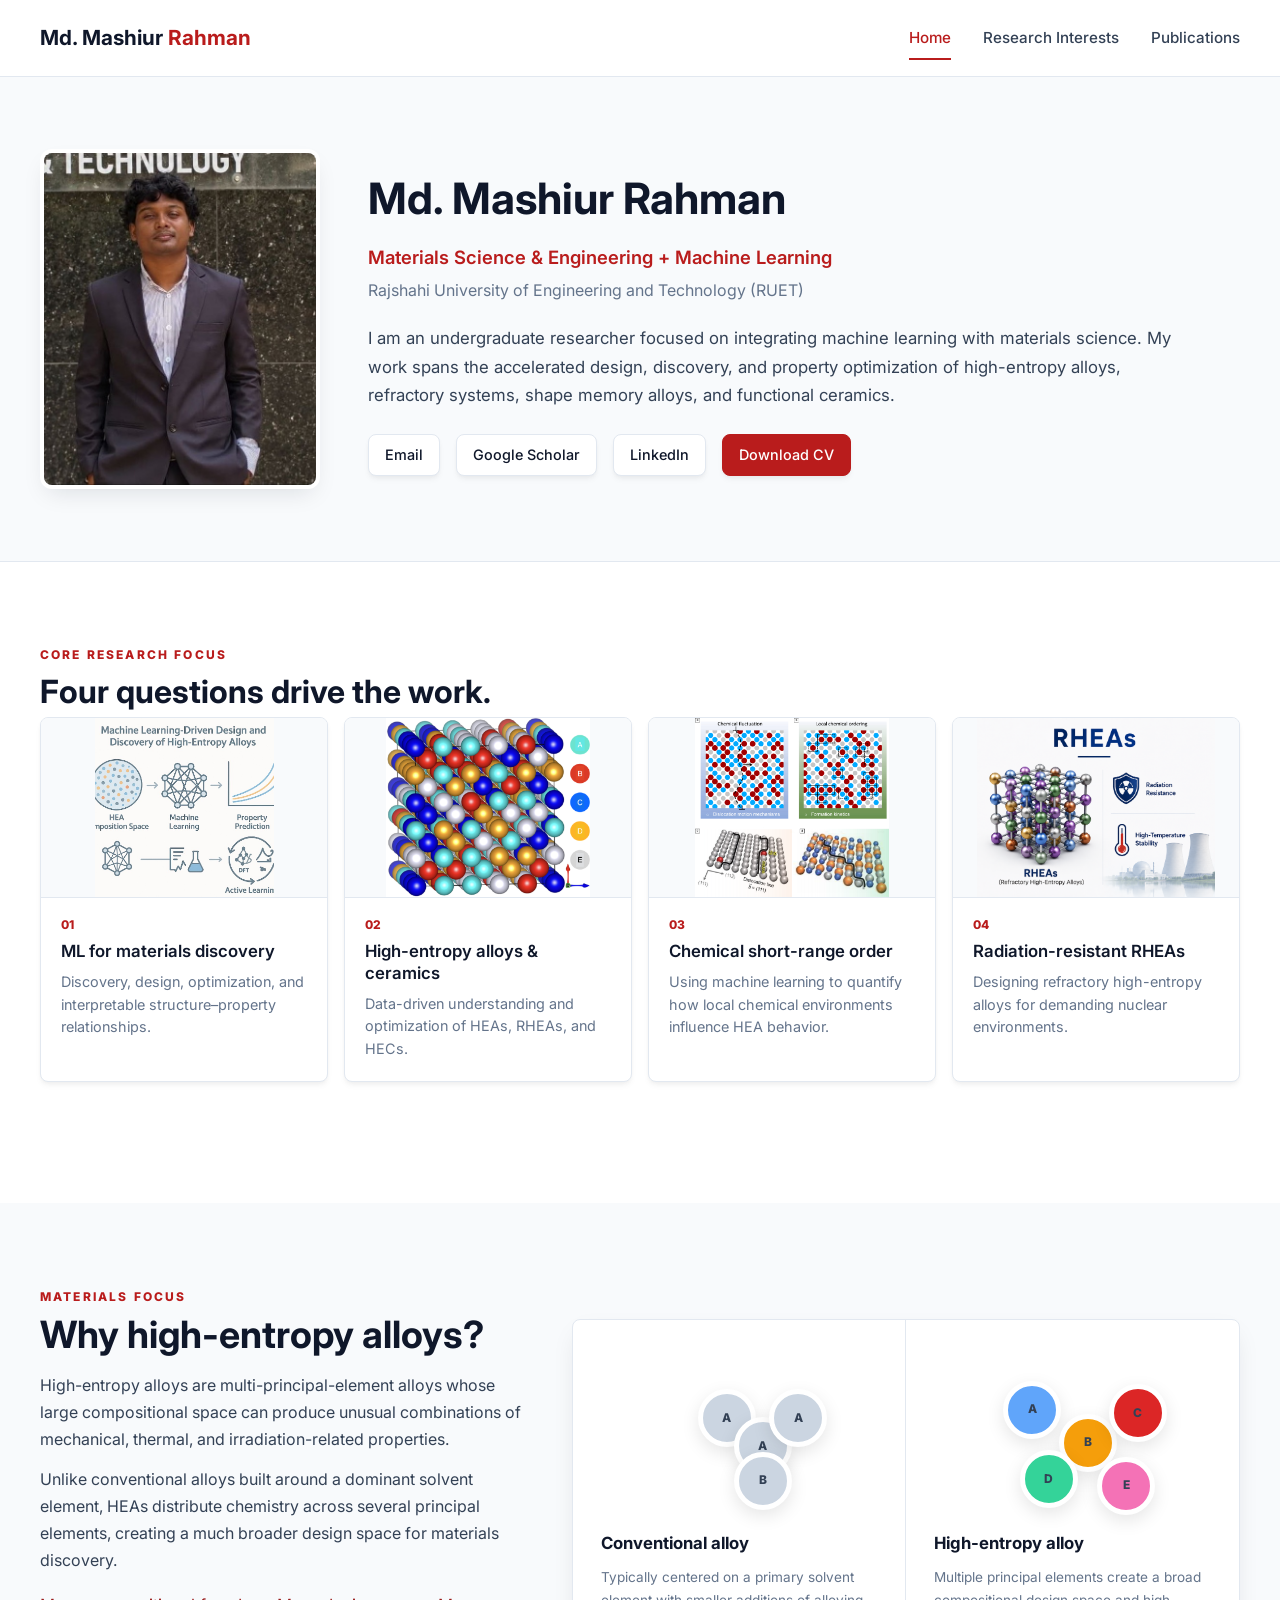
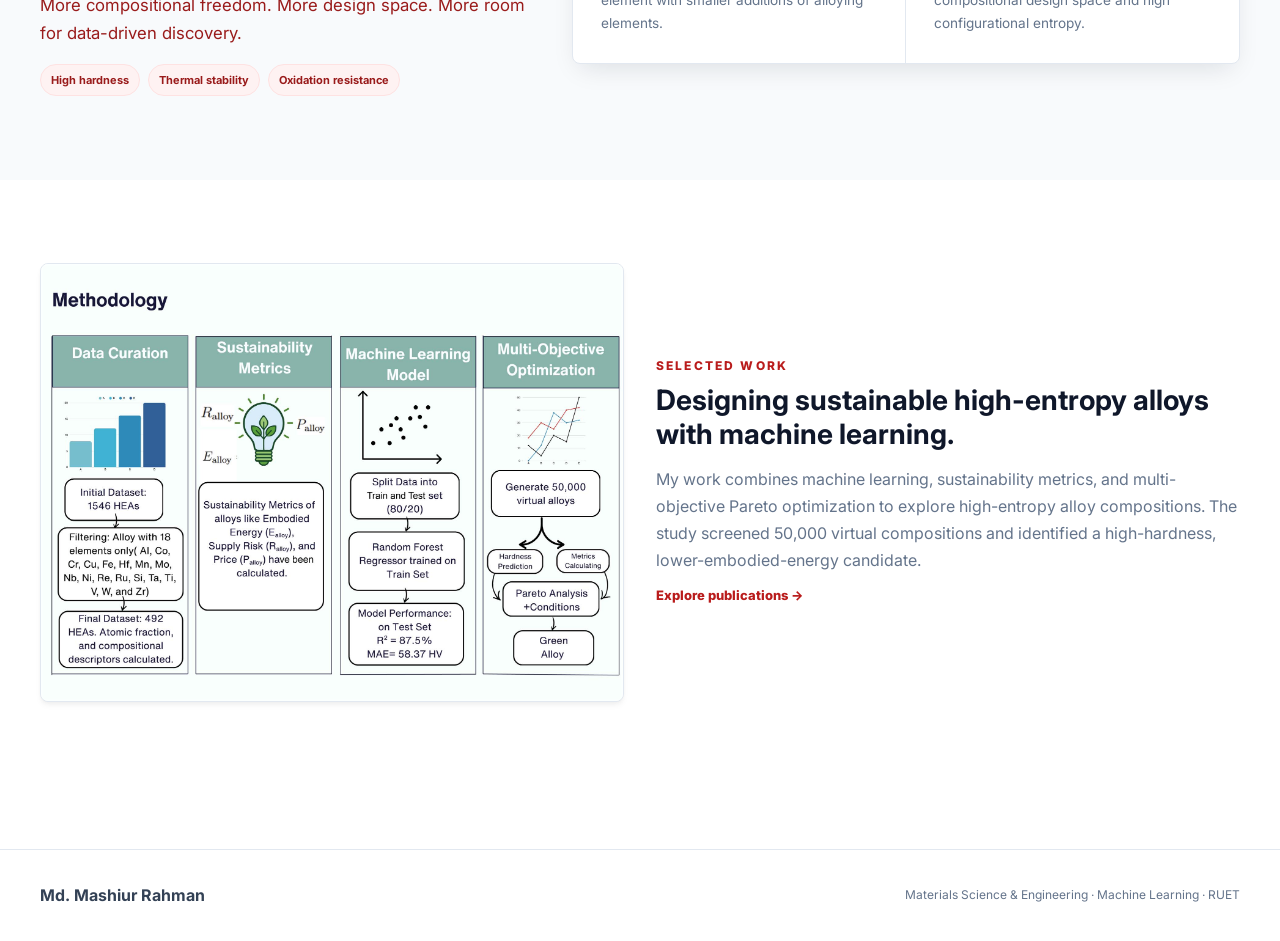
<file: index.html>
<!doctype html>
<html lang="en">
<head>
  <meta charset="utf-8">
  <meta name="viewport" content="width=device-width, initial-scale=1">
  <meta name="description" content="Research portfolio of Md. Mashiur Rahman — Materials Science & Engineering and Machine Learning.">
  <title>Md. Mashiur Rahman | Research & Portfolio</title>
  <link rel="preconnect" href="https://fonts.googleapis.com">
  <link rel="preconnect" href="https://fonts.gstatic.com" crossorigin>
  <link href="https://fonts.googleapis.com/css2?family=Inter:wght@300;400;500;600;700;800&display=swap" rel="stylesheet">
  <link rel="stylesheet" href="style.css">
</head>
<body>
<header class="nav">
  <div class="wrap navin">
    <a class="brand" href="index.html">Md. Mashiur <span>Rahman</span></a>
    <button class="menu" aria-label="Open navigation">☰</button>
    <nav class="links" aria-label="Primary navigation">
      <a class="active" href="index.html">Home</a>
      <a href="research.html">Research Interests</a>
      <a href="publications.html">Publications</a>
    </nav>
  </div>
</header>

<main>
  <!-- Gemini-inspired upper/profile section -->
  <section class="profile-hero">
    <div class="wrap profile-grid">
      <div class="profile-mark"><img src="assets/profile.jpg" alt="Md. Mashiur Rahman at Rajshahi University of Engineering and Technology"></div>
      <div class="profile-content">
        <h1>Md. Mashiur Rahman</h1>
        <div class="profile-title">Materials Science &amp; Engineering + Machine Learning</div>
        <div class="profile-affiliation">Rajshahi University of Engineering and Technology (RUET)</div>
        <p class="profile-bio">I am an undergraduate researcher focused on integrating machine learning with materials science. My work spans the accelerated design, discovery, and property optimization of high-entropy alloys, refractory systems, shape memory alloys, and functional ceramics.</p>
        <div class="profile-links">
          <a class="btn-link" href="mailto:2013021@student.ruet.ac.bd">Email</a>
          <a class="btn-link" href="https://scholar.google.com/citations?hl=en&amp;user=mxs9yDIAAAAJ&amp;view_op=list_works&amp;gmla=AO4B3js_ZGjJjYx3OAVkUOL0p2YN-_Yd05QwNM2MugP3zyIgNUEZmjzLmzHbtJJ6MkbF1GX177gnIn5LqhhxatS7" target="_blank" rel="noopener noreferrer">Google Scholar</a>
          <a class="btn-link" href="https://www.linkedin.com/in/mashiur-rahman-ruet/" target="_blank" rel="noopener noreferrer">LinkedIn</a>
          <a class="btn-link btn-primary" href="assets/Mashiur_Rahman_CV_Aug2026(1).docx">Download CV</a>
        </div>
      </div>
    </div>
  </section>

  <section class="section">
    <div class="wrap">
      <div class="section-head">
        <div>
          <div class="eyebrow">Core research focus</div>
          <h2>Four questions drive the work.</h2>
      <div class="grid4">
        <article class="interest"><div class="interest-cover"><img src="assets/dis.jpg" alt="Machine learning for materials discovery illustration"></div><div class="interest-body"><div class="num">01</div><h3>ML for materials discovery</h3><p>Discovery, design, optimization, and interpretable structure–property relationships.</p></div></article>
        <article class="interest"><div class="interest-cover"><img src="assets/hea.png" alt="High-entropy alloys and ceramics illustration"></div><div class="interest-body"><div class="num">02</div><h3>High-entropy alloys &amp; ceramics</h3><p>Data-driven understanding and optimization of HEAs, RHEAs, and HECs.</p></div></article>
        <article class="interest"><div class="interest-cover"><img src="assets/csro.png" alt="Chemical short-range order illustration"></div><div class="interest-body"><div class="num">03</div><h3>Chemical short-range order</h3><p>Using machine learning to quantify how local chemical environments influence HEA behavior.</p></div></article>
        <article class="interest"><div class="interest-cover"><img src="assets/rheas.png" alt="Radiation-resistant refractory high-entropy alloys illustration"></div><div class="interest-body"><div class="num">04</div><h3>Radiation-resistant RHEAs</h3><p>Designing refractory high-entropy alloys for demanding nuclear environments.</p></div></article>
        
      </div>
    </div>
  </section>

  <section class="section alt">
    <div class="wrap hea">
      <div class="hea-copy">
        <div class="eyebrow">Materials focus</div>
        <h2>Why high-entropy alloys?</h2>
        <p>High-entropy alloys are multi-principal-element alloys whose large compositional space can produce unusual combinations of mechanical, thermal, and irradiation-related properties.</p>
        <p>Unlike conventional alloys built around a dominant solvent element, HEAs distribute chemistry across several principal elements, creating a much broader design space for materials discovery.</p>
        <p class="tagline">More compositional freedom. More design space. More room for data-driven discovery.</p>
        <div class="property-list"><span>High hardness</span><span>Thermal stability</span><span>Oxidation resistance</span></div>
      </div>
      <div class="compare">
        <div class="compare-col conventional">
          <div class="atoms"><span class="atom a1">A</span><span class="atom a2">A</span><span class="atom a3">A</span><span class="atom a4">B</span></div>
          <h3>Conventional alloy</h3>
          <p>Typically centered on a primary solvent element with smaller additions of alloying elements.</p>
        </div>
        <div class="compare-col high">
          <div class="atoms"><span class="atom">A</span><span class="atom">B</span><span class="atom">C</span><span class="atom">D</span><span class="atom">E</span></div>
          <h3>High-entropy alloy</h3>
          <p>Multiple principal elements create a broad compositional design space and high configurational entropy.</p>
        </div>
      </div>
    </div>
  </section>

  <section class="section">
    <div class="wrap feature">
      <div><img src="assets/D6TA02605B2_p2_0.jpeg" alt="Figure from sustainable high-entropy alloy machine learning research"></div>
      <div class="feature-copy">
        <div class="eyebrow">Selected work</div>
        <h3>Designing sustainable high-entropy alloys with machine learning.</h3>
        <p>My work combines machine learning, sustainability metrics, and multi-objective Pareto optimization to explore high-entropy alloy compositions. The study screened 50,000 virtual compositions and identified a high-hardness, lower-embodied-energy candidate.</p>
        <a class="linkbtn" href="publications.html">Explore publications →</a>
      </div>
    </div>
  </section>
</main>

<footer class="footer"><div class="wrap footerin"><strong>Md. Mashiur Rahman</strong><p>Materials Science &amp; Engineering · Machine Learning · RUET</p></div></footer>
<script src="script.js"></script>
</body>
</html>
</file>
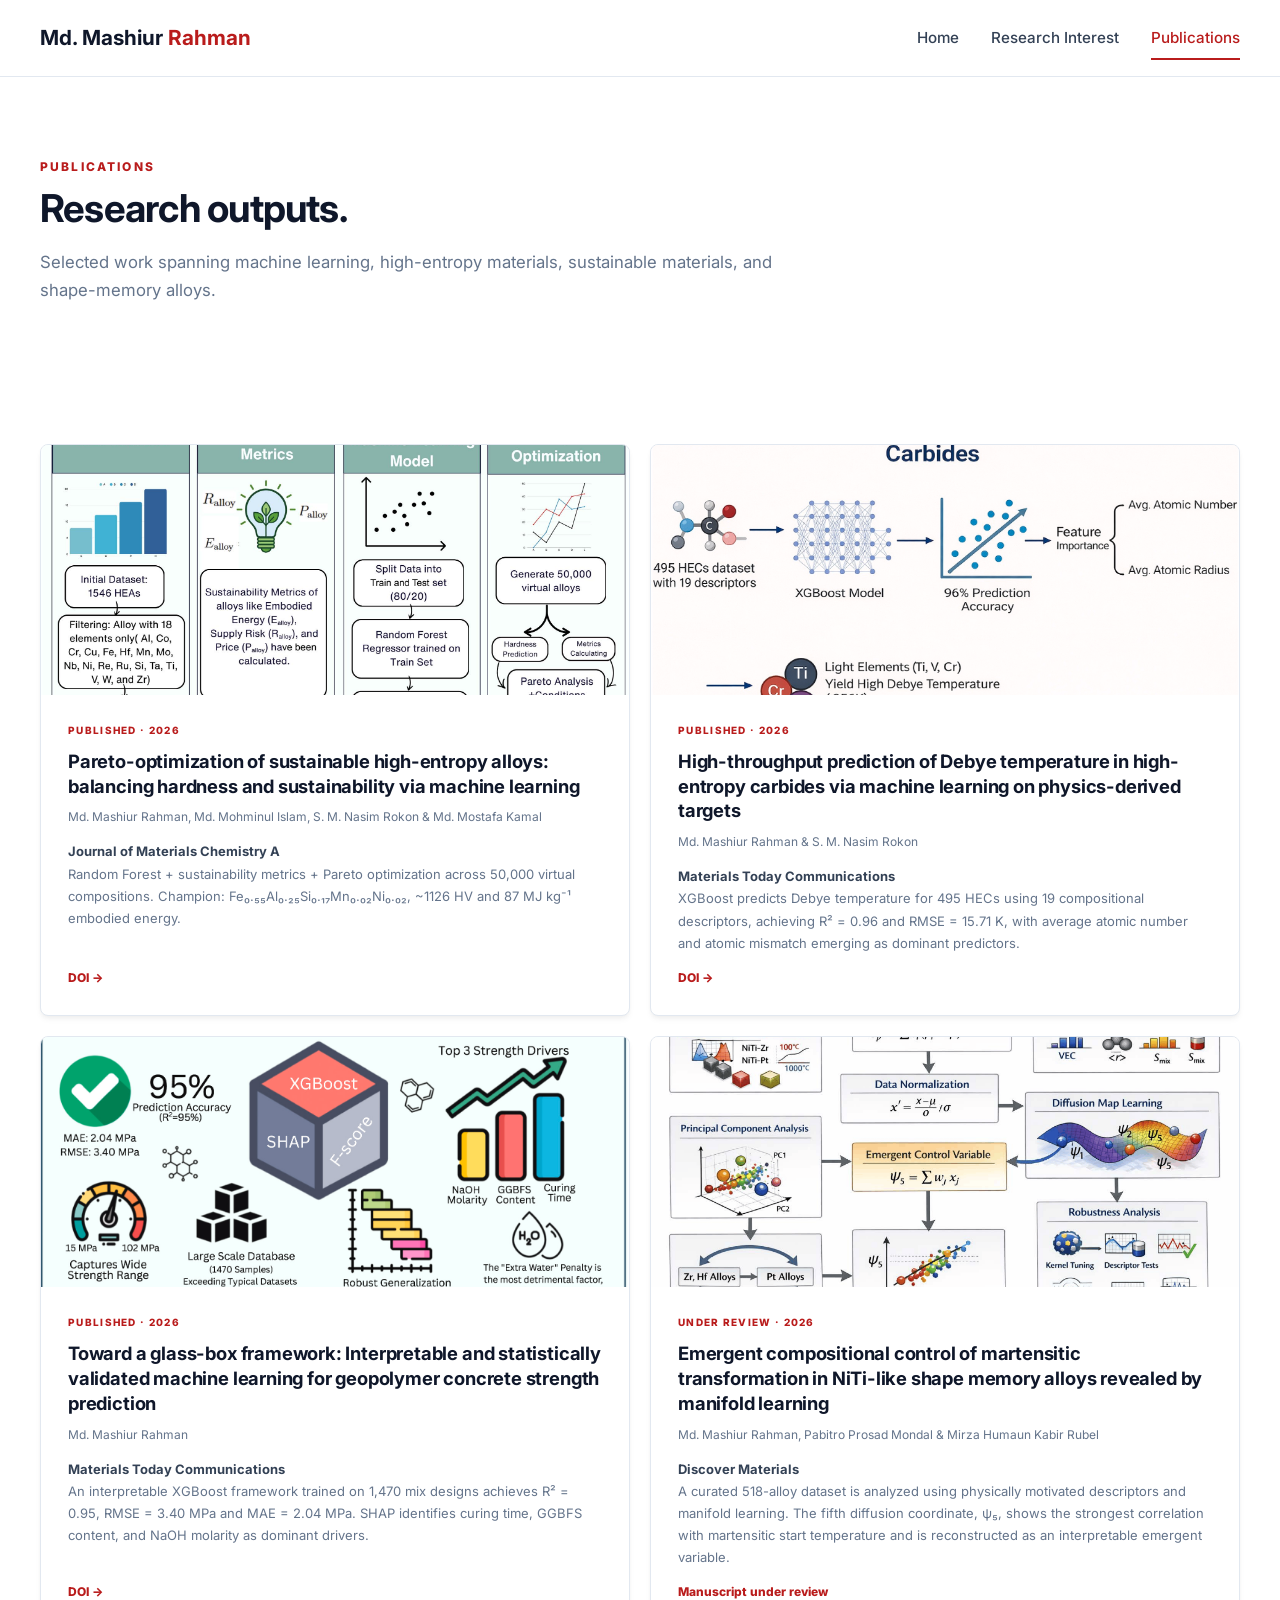
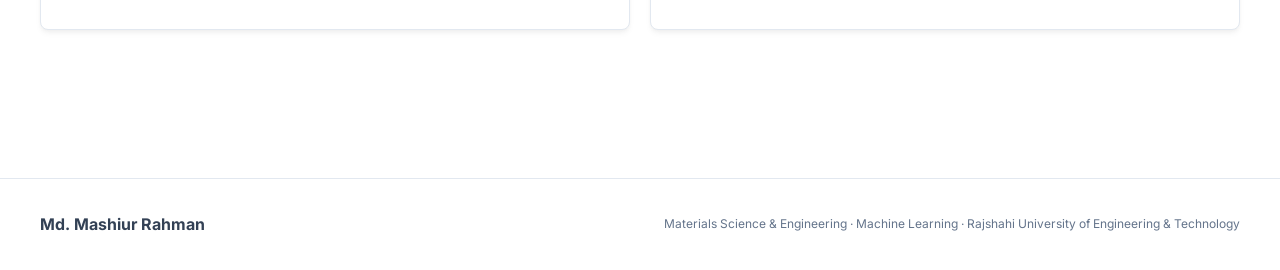
<file: publications.html>
<!doctype html><html lang="en"><head><meta charset="utf-8"><meta name="viewport" content="width=device-width,initial-scale=1"><meta name="description" content="Research portfolio of Md. Mashiur Rahman — materials science + machine learning."><title>Publications | Md. Mashiur Rahman</title><link rel="stylesheet" href="style.css"></head><body><header class="nav"><div class="wrap navin"><a class="brand" href="index.html">Md. Mashiur <span>Rahman</span></a><button class="menu" aria-label="Open menu">☰</button><nav class="links"><a class="" href="index.html">Home</a> <a class="" href="research.html">Research Interest</a> <a class="active" href="publications.html">Publications</a></nav></div></header><main><section class="pagehero"><div class="wrap"><div class="eyebrow">Publications</div><h1>Research outputs.</h1><p>Selected work spanning machine learning, high-entropy materials, sustainable materials, and shape-memory alloys.</p></div></section>
<section class="section"><div class="wrap pubgrid">
<article class="pub"><div class="pubimg"><img src="assets/D6TA02605B2_p2_0.jpeg" alt="Sustainable HEA methodology"></div><div class="pubbody"><div class="status">Published · 2026</div><h2>Pareto-optimization of sustainable high-entropy alloys: balancing hardness and sustainability via machine learning</h2><div class="authors">Md. Mashiur Rahman, Md. Mohminul Islam, S. M. Nasim Rokon &amp; Md. Mostafa Kamal</div><div class="journal">Journal of Materials Chemistry A</div><p>Random Forest + sustainability metrics + Pareto optimization across 50,000 virtual compositions. Champion: Fe₀.₅₅Al₀.₂₅Si₀.₁₇Mn₀.₀₂Ni₀.₀₂, ~1126 HV and 87 MJ kg⁻¹ embodied energy.</p><div class="pubfoot"><a class="doi" href="https://doi.org/10.1039/D6TA02605B" target="_blank" rel="noopener">DOI →</a></div></div></article>
<article class="pub"><div class="pubimg"><img src="assets/hecs.jpg" alt="HEC Debye temperature descriptor correlations"></div><div class="pubbody"><div class="status">Published · 2026</div><h2>High-throughput prediction of Debye temperature in high-entropy carbides via machine learning on physics-derived targets</h2><div class="authors">Md. Mashiur Rahman &amp; S. M. Nasim Rokon</div><div class="journal">Materials Today Communications</div><p>XGBoost predicts Debye temperature for 495 HECs using 19 compositional descriptors, achieving R² = 0.96 and RMSE = 15.71 K, with average atomic number and atomic mismatch emerging as dominant predictors.</p><div class="pubfoot"><a class="doi" href="https://doi.org/10.1016/j.mtcomm.2026.115279" target="_blank" rel="noopener">DOI →</a></div></div></article>
<article class="pub"><div class="pubimg"><img src="assets/geopoly.jpg" alt="Geopolymer concrete machine learning graphical abstract"></div><div class="pubbody"><div class="status">Published · 2026</div><h2>Toward a glass-box framework: Interpretable and statistically validated machine learning for geopolymer concrete strength prediction</h2><div class="authors">Md. Mashiur Rahman</div><div class="journal">Materials Today Communications</div><p>An interpretable XGBoost framework trained on 1,470 mix designs achieves R² = 0.95, RMSE = 3.40 MPa and MAE = 2.04 MPa. SHAP identifies curing time, GGBFS content, and NaOH molarity as dominant drivers.</p><div class="pubfoot"><a class="doi" href="https://doi.org/10.1016/j.mtcomm.2026.114833" target="_blank" rel="noopener">DOI →</a></div></div></article>
<article class="pub"><div class="pubimg"><img src="assets/NiTi_p4_0.png" alt="NiTi-like shape memory alloy manifold learning workflow"></div><div class="pubbody"><div class="status">Under review · 2026</div><h2>Emergent compositional control of martensitic transformation in NiTi-like shape memory alloys revealed by manifold learning</h2><div class="authors">Md. Mashiur Rahman, Pabitro Prosad Mondal &amp; Mirza Humaun Kabir Rubel</div><div class="journal">Discover Materials</div><p>A curated 518-alloy dataset is analyzed using physically motivated descriptors and manifold learning. The fifth diffusion coordinate, ψ₅, shows the strongest correlation with martensitic start temperature and is reconstructed as an interpretable emergent variable.</p><div class="pubfoot"><span class="doi">Manuscript under review</span></div></div></article>
</div></section></main><footer class="footer"><div class="wrap footerin"><strong>Md. Mashiur Rahman</strong><p>Materials Science & Engineering · Machine Learning · Rajshahi University of Engineering & Technology</p></div></footer><script src="script.js"></script></body></html>
</file>
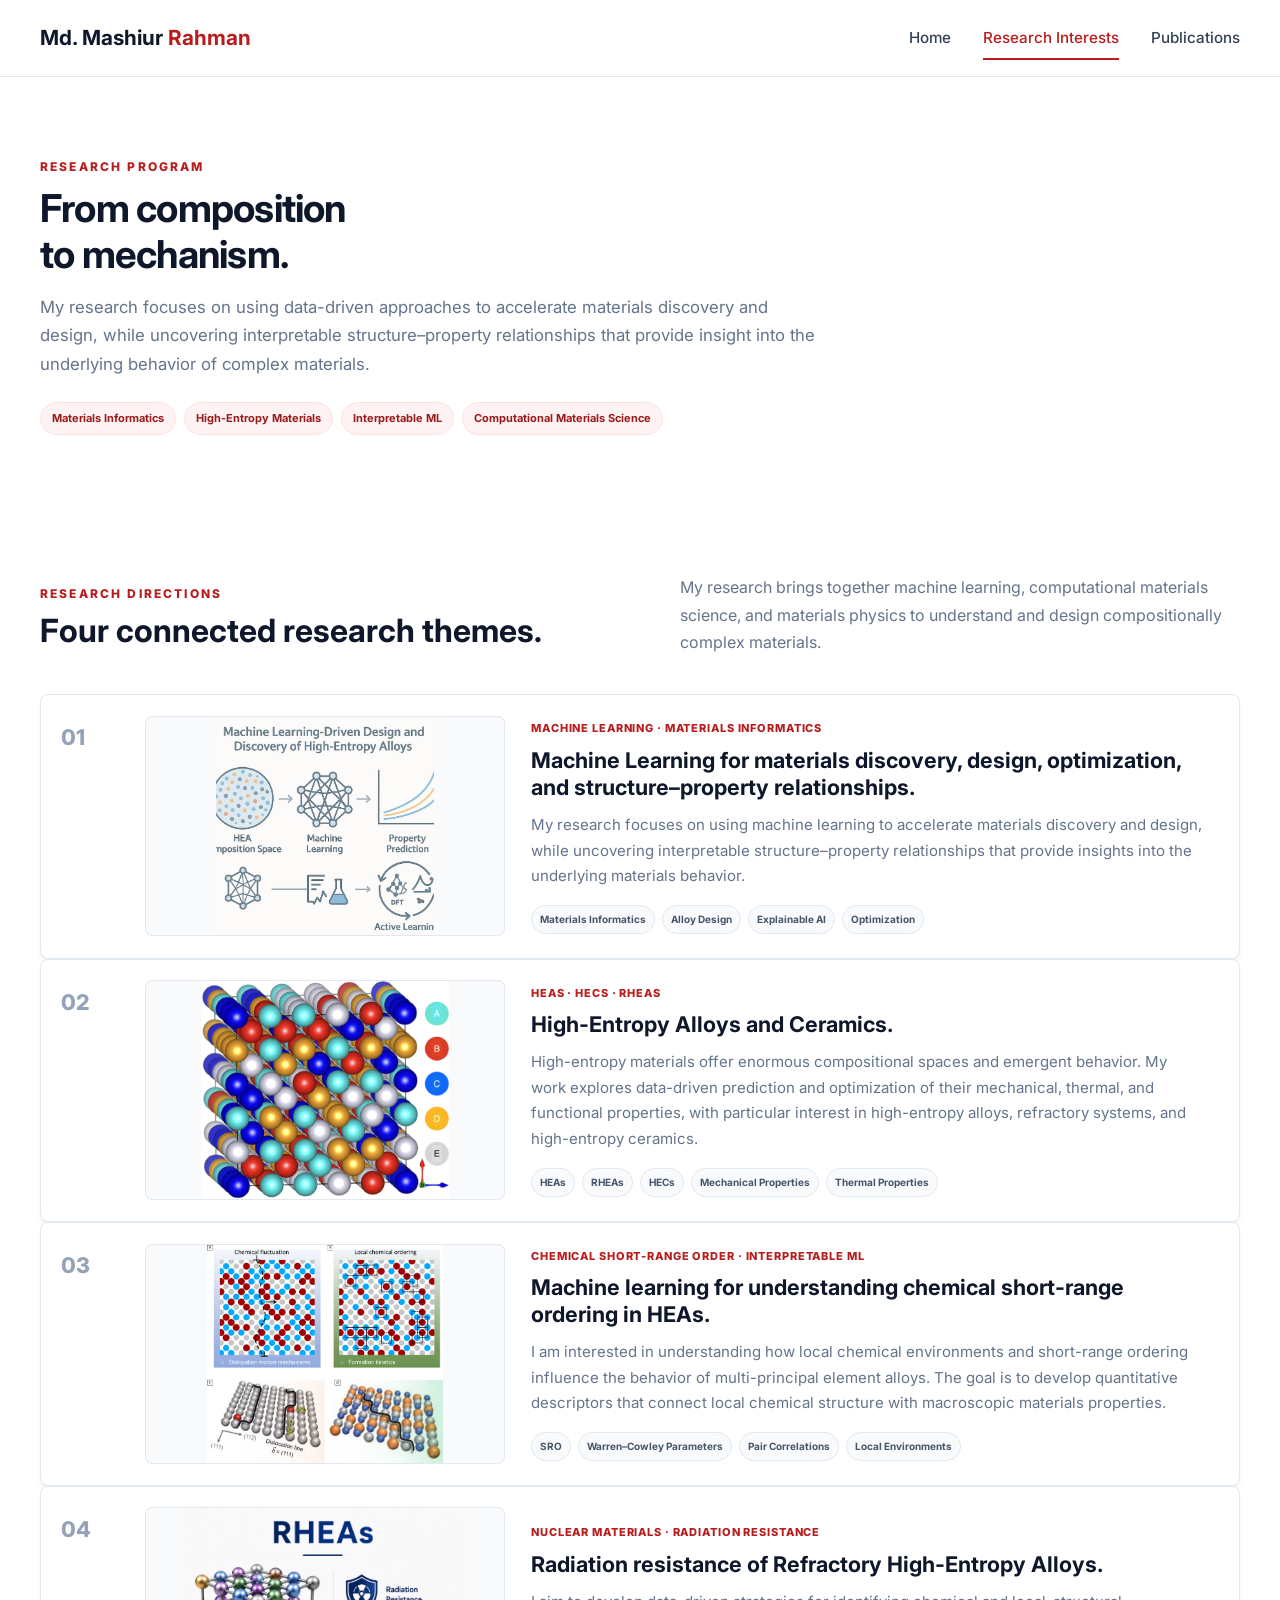
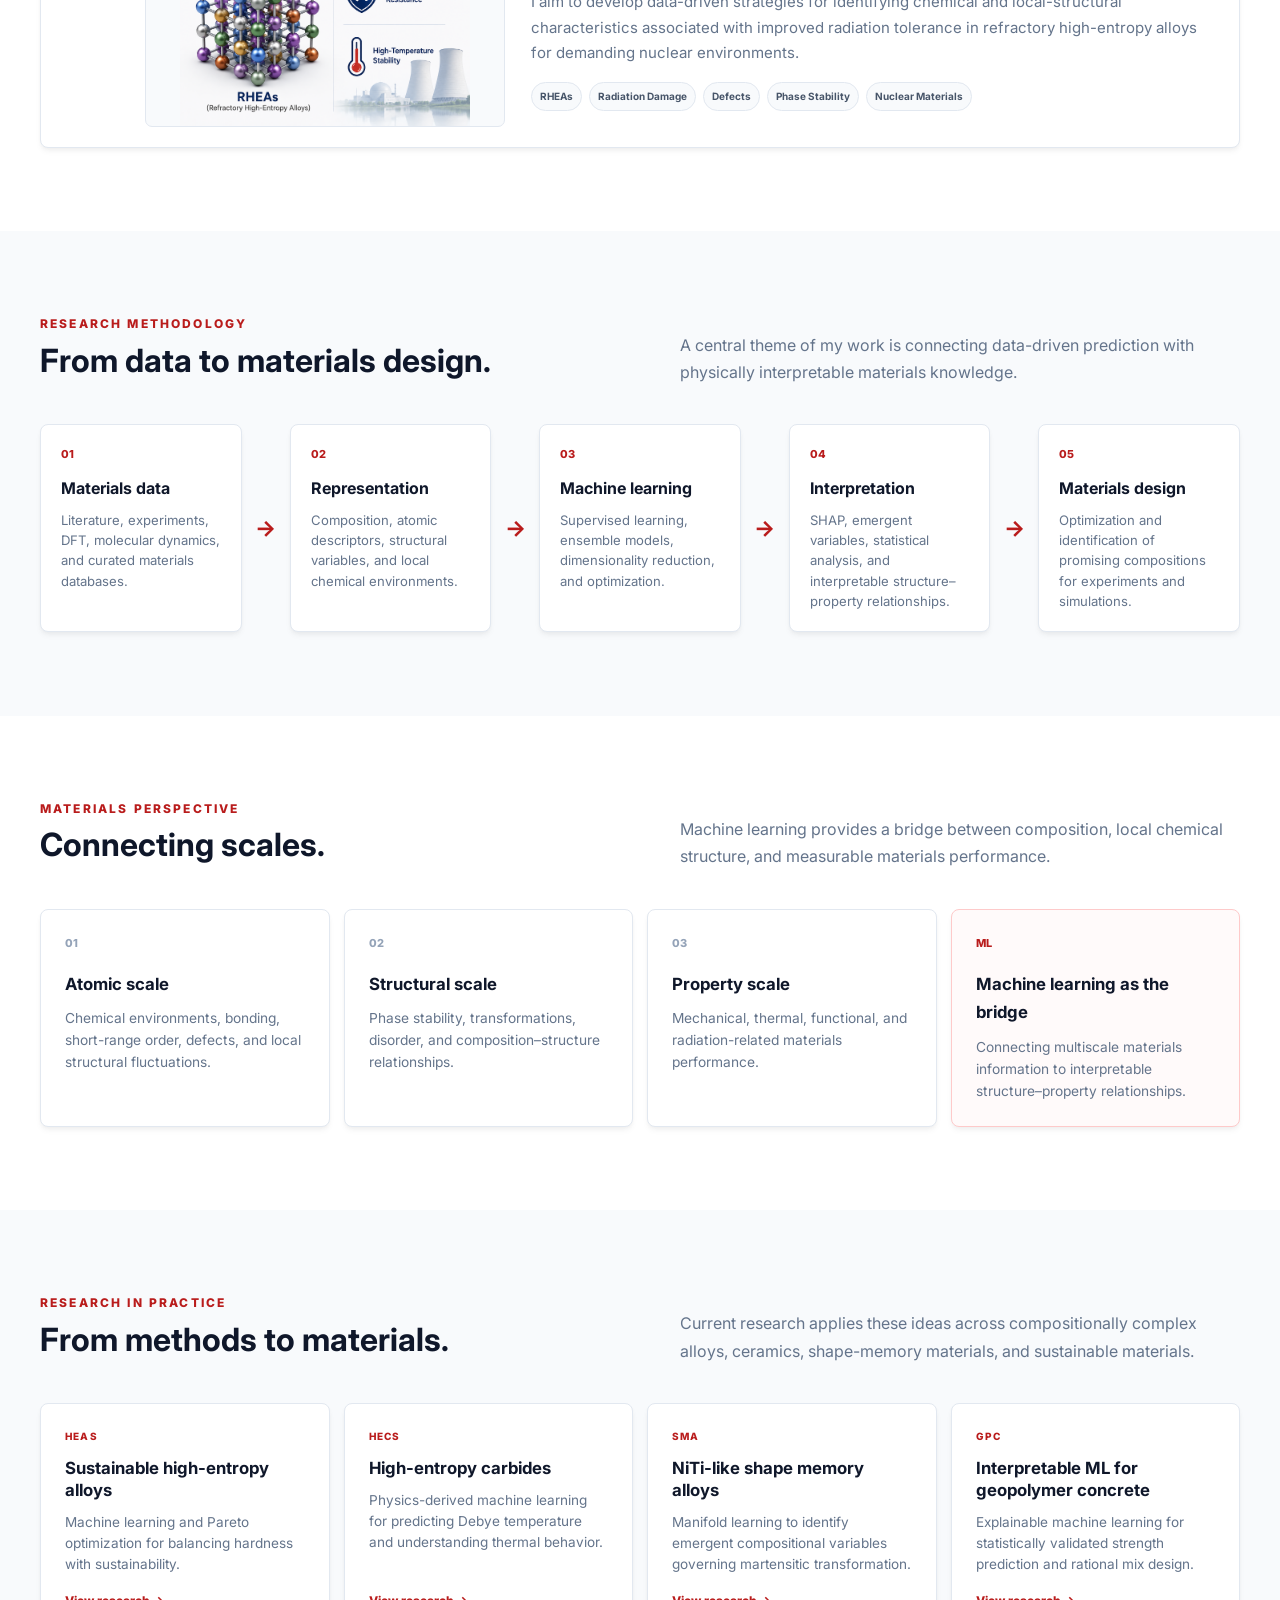
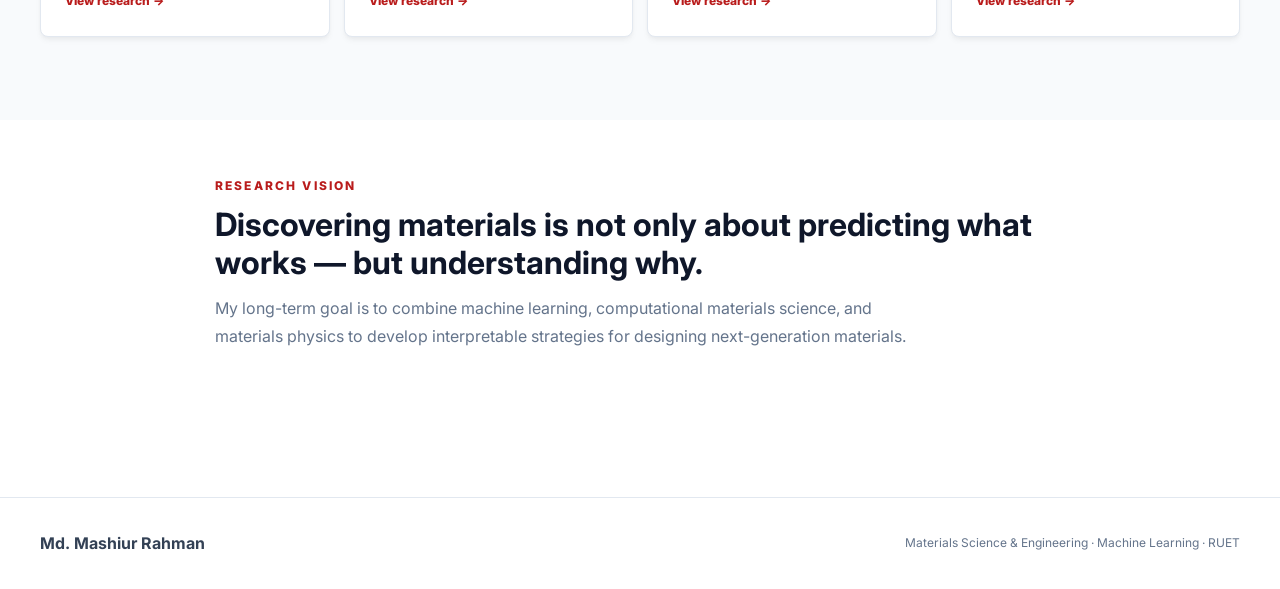
<file: research.html>
<!doctype html>
<html lang="en">

<head>
    <meta charset="utf-8">
    <meta name="viewport" content="width=device-width, initial-scale=1">

    <meta name="description"
        content="Research interests of Md. Mashiur Rahman — materials science, machine learning, high-entropy materials, chemical short-range order, and radiation-resistant RHEAs.">

    <title>Research | Md. Mashiur Rahman</title>

    <link rel="stylesheet" href="style.css">
</head>

<body>

    <!-- =========================================================
         NAVIGATION
    ========================================================== -->

    <header class="nav">
        <div class="wrap navin">

            <a class="brand" href="index.html">
                Md. Mashiur <span>Rahman</span>
            </a>

            <button class="menu" aria-label="Open menu">
                ☰
            </button>

            <nav class="links">
                <a href="index.html">Home</a>
                <a class="active" href="research.html">Research Interests</a>
                <a href="publications.html">Publications</a>
            </nav>

        </div>
    </header>


    <main>

        <!-- =====================================================
             RESEARCH HERO
        ====================================================== -->

        <section class="pagehero">
            <div class="wrap">

                <div class="eyebrow">
                    Research program
                </div>

                <h1>
                    From composition<br>
                    to mechanism.
                </h1>

                <p>
                    My research focuses on using data-driven approaches to
                    accelerate materials discovery and design, while uncovering
                    interpretable structure–property relationships that provide
                    insight into the underlying behavior of complex materials.
                </p>

                <div class="research-tags">

                    <span>Materials Informatics</span>
                    <span>High-Entropy Materials</span>
                    <span>Interpretable ML</span>
                    <span>Computational Materials Science</span>

                </div>

            </div>
        </section>


        <!-- =====================================================
             RESEARCH DIRECTIONS
        ====================================================== -->

        <section class="section">

            <div class="wrap">

                <div class="section-head">

                    <div>
                        <div class="eyebrow">
                            Research directions
                        </div>

                        <h2>
                            Four connected research themes.
                        </h2>
                    </div>

                    <p>
                        My research brings together machine learning,
                        computational materials science, and materials
                        physics to understand and design compositionally
                        complex materials.
                    </p>

                </div>


                <!-- =================================================
                     01 — MACHINE LEARNING
                ================================================== -->

                <article class="research-feature">

                    <div class="research-number">
                        01
                    </div>

                    <div class="research-image">

                        <img src="assets/dis.jpg"
                            alt="Machine learning for materials discovery">

                    </div>

                    <div class="research-content">

                        <div class="method">
                            Machine Learning · Materials Informatics
                        </div>

                        <h2>
                            Machine Learning for materials discovery,
                            design, optimization, and structure–property
                            relationships.
                        </h2>

                        <p>
                            My research focuses on using machine learning to
                            accelerate materials discovery and design, while
                            uncovering interpretable structure–property
                            relationships that provide insights into the
                            underlying materials behavior.
                        </p>

                        <div class="research-keywords">

                            <span>Materials Informatics</span>
                            <span>Alloy Design</span>
                            <span>Explainable AI</span>
                            <span>Optimization</span>

                        </div>

                    </div>

                </article>


                <!-- =================================================
                     02 — HIGH ENTROPY MATERIALS
                ================================================== -->

                <article class="research-feature">

                    <div class="research-number">
                        02
                    </div>

                    <div class="research-image">

                        <img src="assets/hea.png"
                            alt="High-entropy alloys and ceramics">

                    </div>

                    <div class="research-content">

                        <div class="method">
                            HEAs · HECs · RHEAs
                        </div>

                        <h2>
                            High-Entropy Alloys and Ceramics.
                        </h2>

                        <p>
                            High-entropy materials offer enormous
                            compositional spaces and emergent behavior.
                            My work explores data-driven prediction and
                            optimization of their mechanical, thermal,
                            and functional properties, with particular
                            interest in high-entropy alloys, refractory
                            systems, and high-entropy ceramics.
                        </p>

                        <div class="research-keywords">

                            <span>HEAs</span>
                            <span>RHEAs</span>
                            <span>HECs</span>
                            <span>Mechanical Properties</span>
                            <span>Thermal Properties</span>

                        </div>

                    </div>

                </article>


                <!-- =================================================
                     03 — SRO
                ================================================== -->

                <article class="research-feature">

                    <div class="research-number">
                        03
                    </div>

                    <div class="research-image">

                        <img src="assets/csro.png"
                            alt="Chemical short-range ordering in high-entropy alloys">

                    </div>

                    <div class="research-content">

                        <div class="method">
                            Chemical Short-Range Order · Interpretable ML
                        </div>

                        <h2>
                            Machine learning for understanding chemical
                            short-range ordering in HEAs.
                        </h2>

                        <p>
                            I am interested in understanding how local
                            chemical environments and short-range ordering
                            influence the behavior of multi-principal
                            element alloys. The goal is to develop
                            quantitative descriptors that connect local
                            chemical structure with macroscopic materials
                            properties.
                        </p>

                        <div class="research-keywords">

                            <span>SRO</span>
                            <span>Warren–Cowley Parameters</span>
                            <span>Pair Correlations</span>
                            <span>Local Environments</span>

                        </div>

                    </div>

                </article>


                <!-- =================================================
                     04 — RHEA
                ================================================== -->

                <article class="research-feature">

                    <div class="research-number">
                        04
                    </div>

                    <div class="research-image">

                        <img src="assets/rheas.png"
                            alt="Radiation-resistant refractory high-entropy alloys">

                    </div>

                    <div class="research-content">

                        <div class="method">
                            Nuclear Materials · Radiation Resistance
                        </div>

                        <h2>
                            Radiation resistance of Refractory
                            High-Entropy Alloys.
                        </h2>

                        <p>
                            I aim to develop data-driven strategies for
                            identifying chemical and local-structural
                            characteristics associated with improved
                            radiation tolerance in refractory
                            high-entropy alloys for demanding nuclear
                            environments.
                        </p>

                        <div class="research-keywords">

                            <span>RHEAs</span>
                            <span>Radiation Damage</span>
                            <span>Defects</span>
                            <span>Phase Stability</span>
                            <span>Nuclear Materials</span>

                        </div>

                    </div>

                </article>

            </div>

        </section>


        <!-- =====================================================
             RESEARCH METHODOLOGY
        ====================================================== -->

        <section class="section alt">

            <div class="wrap">

                <div class="section-head">

                    <div>

                        <div class="eyebrow">
                            Research methodology
                        </div>

                        <h2>
                            From data to materials design.
                        </h2>

                    </div>

                    <p>
                        A central theme of my work is connecting
                        data-driven prediction with physically
                        interpretable materials knowledge.
                    </p>

                </div>


                <div class="research-flow">

                    <div class="flow-step">

                        <div class="flow-number">
                            01
                        </div>

                        <h3>
                            Materials data
                        </h3>

                        <p>
                            Literature, experiments, DFT,
                            molecular dynamics, and curated
                            materials databases.
                        </p>

                    </div>


                    <div class="flow-arrow">
                        →
                    </div>


                    <div class="flow-step">

                        <div class="flow-number">
                            02
                        </div>

                        <h3>
                            Representation
                        </h3>

                        <p>
                            Composition, atomic descriptors,
                            structural variables, and local
                            chemical environments.
                        </p>

                    </div>


                    <div class="flow-arrow">
                        →
                    </div>


                    <div class="flow-step">

                        <div class="flow-number">
                            03
                        </div>

                        <h3>
                            Machine learning
                        </h3>

                        <p>
                            Supervised learning, ensemble models,
                            dimensionality reduction, and
                            optimization.
                        </p>

                    </div>


                    <div class="flow-arrow">
                        →
                    </div>


                    <div class="flow-step">

                        <div class="flow-number">
                            04
                        </div>

                        <h3>
                            Interpretation
                        </h3>

                        <p>
                            SHAP, emergent variables, statistical
                            analysis, and interpretable
                            structure–property relationships.
                        </p>

                    </div>


                    <div class="flow-arrow">
                        →
                    </div>


                    <div class="flow-step">

                        <div class="flow-number">
                            05
                        </div>

                        <h3>
                            Materials design
                        </h3>

                        <p>
                            Optimization and identification of
                            promising compositions for experiments
                            and simulations.
                        </p>

                    </div>

                </div>

            </div>

        </section>


        <!-- =====================================================
             RESEARCH ACROSS SCALES
        ====================================================== -->

        <section class="section">

            <div class="wrap">

                <div class="section-head">

                    <div>

                        <div class="eyebrow">
                            Materials perspective
                        </div>

                        <h2>
                            Connecting scales.
                        </h2>

                    </div>

                    <p>
                        Machine learning provides a bridge between
                        composition, local chemical structure, and
                        measurable materials performance.
                    </p>

                </div>


                <div class="scale-grid">

                    <article class="scale-card">

                        <div class="scale-number">
                            01
                        </div>

                        <h3>
                            Atomic scale
                        </h3>

                        <p>
                            Chemical environments, bonding,
                            short-range order, defects, and
                            local structural fluctuations.
                        </p>

                    </article>


                    <article class="scale-card">

                        <div class="scale-number">
                            02
                        </div>

                        <h3>
                            Structural scale
                        </h3>

                        <p>
                            Phase stability, transformations,
                            disorder, and composition–structure
                            relationships.
                        </p>

                    </article>


                    <article class="scale-card">

                        <div class="scale-number">
                            03
                        </div>

                        <h3>
                            Property scale
                        </h3>

                        <p>
                            Mechanical, thermal, functional,
                            and radiation-related materials
                            performance.
                        </p>

                    </article>


                    <article class="scale-card scale-highlight">

                        <div class="scale-number">
                            ML
                        </div>

                        <h3>
                            Machine learning as the bridge
                        </h3>

                        <p>
                            Connecting multiscale materials
                            information to interpretable
                            structure–property relationships.
                        </p>

                    </article>

                </div>

            </div>

        </section>


        <!-- =====================================================
             RESEARCH IN PRACTICE
        ====================================================== -->

        <section class="section alt">

            <div class="wrap">

                <div class="section-head">

                    <div>

                        <div class="eyebrow">
                            Research in practice
                        </div>

                        <h2>
                            From methods to materials.
                        </h2>

                    </div>

                    <p>
                        Current research applies these ideas across
                        compositionally complex alloys, ceramics,
                        shape-memory materials, and sustainable
                        materials.
                    </p>

                </div>


                <div class="practice-grid">

                    <article class="practice-card">

                        <div class="practice-label">
                            HEAs
                        </div>

                        <h3>
                            Sustainable high-entropy alloys
                        </h3>

                        <p>
                            Machine learning and Pareto optimization
                            for balancing hardness with sustainability.
                        </p>

                        <a href="publications.html">
                            View research →
                        </a>

                    </article>


                    <article class="practice-card">

                        <div class="practice-label">
                            HECs
                        </div>

                        <h3>
                            High-entropy carbides
                        </h3>

                        <p>
                            Physics-derived machine learning for
                            predicting Debye temperature and
                            understanding thermal behavior.
                        </p>

                        <a href="publications.html">
                            View research →
                        </a>

                    </article>


                    <article class="practice-card">

                        <div class="practice-label">
                            SMA
                        </div>

                        <h3>
                            NiTi-like shape memory alloys
                        </h3>

                        <p>
                            Manifold learning to identify emergent
                            compositional variables governing
                            martensitic transformation.
                        </p>

                        <a href="publications.html">
                            View research →
                        </a>

                    </article>


                    <article class="practice-card">

                        <div class="practice-label">
                            GPC
                        </div>

                        <h3>
                            Interpretable ML for geopolymer concrete
                        </h3>

                        <p>
                            Explainable machine learning for
                            statistically validated strength
                            prediction and rational mix design.
                        </p>

                        <a href="publications.html">
                            View research →
                        </a>

                    </article>

                </div>

            </div>

        </section>


        
        <!-- =====================================================
             CLOSING STATEMENT
        ====================================================== -->

        <section class="section closing-section">

            <div class="wrap closing">

                <div class="eyebrow">
                    Research vision
                </div>

                <h2>
                    Discovering materials is not only about
                    predicting what works — but understanding why.
                </h2>

                <p>
                    My long-term goal is to combine machine learning,
                    computational materials science, and materials
                    physics to develop interpretable strategies for
                    designing next-generation materials.
                </p>

            </div>

        </section>

    </main>


    <!-- =========================================================
         FOOTER
    ========================================================== -->

    <footer class="footer">

        <div class="wrap footerin">

            <strong>
                Md. Mashiur Rahman
            </strong>

            <p>
                Materials Science & Engineering · Machine Learning · RUET
            </p>

        </div>

    </footer>


    <script src="script.js"></script>

</body>

</html>
</file>
<file: style.css>
@import url('https://fonts.googleapis.com/css2?family=Inter:wght@300;400;500;600;700;800&display=swap');
:root{--primary:#111827;--primary-light:#1e293b;--accent:#b91c1c;--accent-hover:#991b1b;--text-main:#334155;--text-heading:#0f172a;--text-muted:#64748b;--bg-main:#fff;--bg-alt:#f8fafc;--card:#fff;--border:#e2e8f0;--shadow:0 4px 6px -1px rgba(0,0,0,.05),0 2px 4px -1px rgba(0,0,0,.03);--shadow-lg:0 10px 25px -8px rgba(15,23,42,.13);--radius:8px;--max:1200px}
*{box-sizing:border-box;margin:0;padding:0}html{scroll-behavior:smooth}body{font-family:Inter,sans-serif;color:var(--text-main);background:var(--bg-main);line-height:1.7}a{color:var(--accent);text-decoration:none;transition:.2s}a:hover{color:var(--accent-hover)}h1,h2,h3,h4,h5{font-family:Inter,sans-serif;color:var(--text-heading);font-weight:700}.wrap{width:min(calc(100% - 40px),var(--max));margin:auto}
.nav{position:sticky;top:0;z-index:1000;background:rgba(255,255,255,.95);backdrop-filter:blur(8px);border-bottom:1px solid var(--border)}.navin{min-height:76px;display:flex;align-items:center;justify-content:space-between}.brand{font-family:Inter,sans-serif;font-size:1.3rem;font-weight:700;color:var(--text-heading)}.brand span{color:var(--accent)}.links{display:flex;gap:2rem;align-items:center}.links a{font-size:.95rem;font-weight:500;color:var(--text-main);position:relative;padding:.25rem 0}.links a.active,.links a:hover{color:var(--accent)}.links a.active:after{content:'';position:absolute;left:0;right:0;bottom:-5px;height:2px;background:var(--accent)}.menu{display:none;border:0;background:transparent;font-size:24px;color:var(--primary)}
.profile-hero{background:var(--bg-alt);padding:4.5rem 0;border-bottom:1px solid var(--border)}.profile-grid{display:grid;grid-template-columns:280px 1fr;gap:3rem;align-items:center}.profile-mark{width:280px;height:340px;border-radius:12px;overflow:hidden;background:#f1f5f9;border:4px solid #fff;box-shadow:var(--shadow-lg)}.profile-mark img{width:100%;height:100%;display:block;object-fit:cover;object-position:center 42%}.profile-content h1{font-size:2.7rem;margin-bottom:.45rem}.profile-title{font-size:1.15rem;color:var(--accent);font-weight:600;margin-bottom:.2rem}.profile-affiliation{font-size:1rem;color:var(--text-muted);margin-bottom:1.25rem}.profile-bio{font-size:1.05rem;margin-bottom:1.5rem;max-width:820px}.profile-links{display:flex;gap:1rem;flex-wrap:wrap}.btn-link{display:inline-flex;align-items:center;gap:.45rem;padding:.5rem 1rem;border-radius:var(--radius);background:#fff;border:1px solid var(--border);color:var(--text-heading);font-size:.9rem;font-weight:500;box-shadow:var(--shadow)}.btn-link:hover{border-color:var(--accent);color:var(--accent);transform:translateY(-2px)}.btn-primary{background:var(--accent);border-color:var(--accent);color:#fff}.btn-primary:hover{background:var(--accent-hover);color:#fff}
.section{padding:5.2rem 0}.section.alt{background:var(--bg-alt)}.section-head{display:flex;justify-content:space-between;gap:30px;align-items:end;margin-bottom:2.4rem}.eyebrow{font-size:12px;letter-spacing:.18em;text-transform:uppercase;color:var(--accent);font-weight:800}.section-head h2{font-size:2rem;line-height:1.1;margin:.5rem 0}.section-head p{max-width:560px;color:var(--text-muted);margin:0}.grid4{display:grid;grid-template-columns:repeat(4,1fr);gap:1rem}.interest{background:#fff;border:1px solid var(--border);border-radius:var(--radius);overflow:hidden;box-shadow:var(--shadow);transition:.2s}.interest:hover{transform:translateY(-4px);box-shadow:var(--shadow-lg);border-color:#fecaca}.interest-cover{width:100%;height:180px;overflow:hidden;background:#f8fafc;display:flex;align-items:center;justify-content:center;border-bottom:1px solid var(--border)}.interest-cover img{width:100%;height:100%;object-fit:contain;display:block}.interest-body{padding:1.1rem 1.25rem 1.3rem}.num{font-size:12px;color:var(--accent);font-weight:800}.interest h3{font-family:Inter,sans-serif;font-size:1.05rem;font-weight:600;line-height:1.3;margin:.35rem 0 .5rem}.interest p{font-size:.9rem;line-height:1.55;color:var(--text-muted);margin:0}
.hea{display:grid;grid-template-columns:.85fr 1.15fr;gap:2.4rem;align-items:center}.hea-copy h2{font-size:2.35rem;line-height:1.08;margin:.5rem 0 1rem}.hea-copy p{color:var(--text-main);margin-bottom:.8rem}.tagline{font-family:Inter,sans-serif;font-size:1.05rem;color:#991b1b!important;margin-top:1rem}.property-list{display:flex;flex-wrap:wrap;gap:8px;margin-top:1rem}.property-list span{background:#fef2f2;border:1px solid #fee2e2;border-radius:999px;padding:6px 10px;font-size:11px;font-weight:700;color:#991b1b}.compare{display:grid;grid-template-columns:1fr 1fr;border:1px solid var(--border);border-radius:var(--radius);overflow:hidden;background:#fff;box-shadow:var(--shadow-lg)}.compare-col{padding:1.75rem}.compare-col:first-child{border-right:1px solid var(--border)}.compare-col h3{font-family:Inter,sans-serif;font-size:1.05rem;margin-bottom:.55rem}.compare-col p{font-size:.85rem;color:var(--text-muted)}.atoms{height:165px;position:relative;margin-bottom:1rem;display:flex;align-items:center;justify-content:center}.atom{width:58px;height:58px;border-radius:50%;display:flex;align-items:center;justify-content:center;font-family:Inter;font-weight:800;font-size:12px;position:absolute;border:5px solid #fff;box-shadow:0 6px 18px rgba(0,0,0,.1)}.conventional .atom{background:#cbd5e1}.conventional .a1{left:35%;top:25%}.conventional .a2{left:48%;top:42%}.conventional .a3{left:61%;top:25%}.conventional .a4{left:48%;top:63%}.high .atom:nth-child(1){background:#60A5FA;left:25%;top:20%}.high .atom:nth-child(2){background:#F59E0B;left:45%;top:40%}.high .atom:nth-child(3){background:#dc2626;left:63%;top:22%}.high .atom:nth-child(4){background:#34D399;left:31%;top:62%}.high .atom:nth-child(5){background:#F472B6;left:59%;top:66%}
.feature{display:grid;grid-template-columns:1fr 1fr;gap:2rem;align-items:center}.feature img{width:100%;display:block;border-radius:var(--radius);border:1px solid var(--border);background:#fff;box-shadow:var(--shadow)}.feature-copy h3{font-size:1.75rem;line-height:1.2;margin:.5rem 0 .9rem}.feature-copy p{color:var(--text-muted)}.linkbtn{display:inline-flex;align-items:center;gap:8px;margin-top:10px;font-size:13px;font-weight:800;color:var(--accent)}
.pagehero{padding:5rem 0 3.5rem}.pagehero h1{font-size:2.4rem;line-height:1.18;letter-spacing:-.02em;margin:.55rem 0 1rem}.pagehero p{max-width:780px;color:var(--text-muted);font-size:1.05rem}.research-tags{display:flex;flex-wrap:wrap;gap:8px;margin-top:1.5rem}.research-tags span{background:#fef2f2;border:1px solid #fee2e2;border-radius:999px;padding:6px 11px;font-size:11px;font-weight:700;color:#991b1b}.research-list{display:grid;gap:22px}.research-feature{display:grid;grid-template-columns:58px 360px 1fr;gap:26px;align-items:center;background:#fff;border:1px solid var(--border);border-radius:var(--radius);padding:1.25rem;box-shadow:var(--shadow);transition:transform .2s,box-shadow .2s,border-color .2s}.research-feature:hover{transform:translateY(-3px);box-shadow:var(--shadow-lg);border-color:#fecaca}.research-number{font-size:1.35rem;color:#94a3b8;font-weight:800;align-self:start;padding-top:.25rem}.research-image{height:220px;border-radius:7px;overflow:hidden;background:#f8fafc;border:1px solid var(--border);display:flex;align-items:center;justify-content:center}.research-image img{width:100%;height:100%;display:block;object-fit:contain}.research-content{padding:.25rem 1rem .25rem 0}.research-content .method{font-size:11px;font-weight:800;letter-spacing:.08em;text-transform:uppercase;color:var(--accent);margin-bottom:.55rem}.research-content h2{font-size:1.35rem;line-height:1.25;margin-bottom:.7rem}.research-content p{color:var(--text-muted);max-width:760px;font-size:.94rem}.research-keywords{display:flex;flex-wrap:wrap;gap:7px;margin-top:1rem}.research-keywords span{font-size:10px;font-weight:700;color:#475569;background:#f8fafc;border:1px solid var(--border);border-radius:999px;padding:5px 8px}.research-flow{display:grid;grid-template-columns:1fr 28px 1fr 28px 1fr 28px 1fr 28px 1fr;gap:10px;align-items:stretch}.flow-step{background:#fff;border:1px solid var(--border);border-radius:var(--radius);padding:1.25rem;box-shadow:var(--shadow)}.flow-number{font-size:11px;color:var(--accent);font-weight:800;margin-bottom:.7rem}.flow-step h3{font-size:1rem;margin-bottom:.45rem}.flow-step p{font-size:.82rem;line-height:1.55;color:var(--text-muted)}.flow-arrow{display:flex;align-items:center;justify-content:center;color:var(--accent);font-size:1.4rem;font-weight:700}.scale-grid{display:grid;grid-template-columns:repeat(4,1fr);gap:14px}.scale-card{padding:1.5rem;background:#fff;border:1px solid var(--border);border-radius:var(--radius);box-shadow:var(--shadow)}.scale-number{font-size:11px;color:#94a3b8;font-weight:800;margin-bottom:1.1rem}.scale-card h3{font-size:1.05rem;margin-bottom:.55rem}.scale-card p{font-size:.86rem;color:var(--text-muted);line-height:1.6}.scale-highlight{border-color:#fecaca;background:#fffafa}.scale-highlight .scale-number{color:var(--accent)}.practice-grid{display:grid;grid-template-columns:repeat(4,1fr);gap:14px}.practice-card{background:#fff;border:1px solid var(--border);border-radius:var(--radius);padding:1.5rem;box-shadow:var(--shadow);display:flex;flex-direction:column;min-height:220px;transition:.2s}.practice-card:hover{transform:translateY(-3px);box-shadow:var(--shadow-lg);border-color:#fecaca}.practice-label{font-size:10px;letter-spacing:.12em;text-transform:uppercase;color:var(--accent);font-weight:800;margin-bottom:.8rem}.practice-card h3{font-size:1.05rem;line-height:1.3;margin-bottom:.65rem}.practice-card p{font-size:.85rem;color:var(--text-muted);line-height:1.55}.practice-card a{margin-top:auto;padding-top:1rem;font-size:12px;font-weight:800;color:var(--accent)}.future-research{display:grid;grid-template-columns:.8fr 1.2fr;gap:3rem;align-items:start;background:var(--primary);color:#fff;border-radius:var(--radius);padding:2.7rem}.future-intro .eyebrow{color:#fca5a5}.future-intro h2{font-size:2rem;line-height:1.15;color:#fff;margin:.6rem 0 1rem}.future-intro p{color:#cbd5e1;max-width:500px}.future-path{display:grid;gap:10px}.future-step{display:grid;grid-template-columns:38px 1fr;column-gap:12px;align-items:start;padding:13px 15px;border:1px solid rgba(255,255,255,.14);border-radius:7px;background:rgba(255,255,255,.04)}.future-step span{grid-row:span 2;font-size:11px;color:#fca5a5;font-weight:800}.future-step strong{font-size:.92rem;color:#fff}.future-step small{font-size:.78rem;color:#cbd5e1;line-height:1.45}.future-final{border-color:rgba(248,113,113,.4);background:rgba(185,28,28,.18)}.closing-section{padding-top:3.5rem}.closing{max-width:850px}.closing h2{font-size:2rem;line-height:1.2;margin:.6rem 0 .8rem}.closing p{max-width:720px;color:var(--text-muted);font-size:1rem}
.pubgrid{display:grid;grid-template-columns:1fr 1fr;gap:20px}.pub{background:#fff;border:1px solid var(--border);border-radius:var(--radius);overflow:hidden;display:flex;flex-direction:column;box-shadow:var(--shadow)}.pubimg{height:250px;background:#f1f5f9;overflow:hidden}.pubimg img{width:100%;height:100%;object-fit:cover;object-position:center}.pubbody{padding:27px;display:flex;flex-direction:column;flex:1}.status{font-size:10px;text-transform:uppercase;letter-spacing:.13em;font-weight:800;color:var(--accent);margin-bottom:10px}.pub h2{font-family:Inter,sans-serif;font-size:1.15rem;line-height:1.35;letter-spacing:-.01em;margin:0 0 10px}.authors{font-size:12px;color:var(--text-muted);line-height:1.5}.journal{font-size:13px;font-weight:700;margin-top:14px}.pub p{font-size:13px;color:var(--text-muted)}.pubfoot{display:flex;justify-content:space-between;align-items:center;margin-top:auto;padding-top:14px}.doi{font-size:12px;font-weight:800;color:var(--accent)}
.footer{padding:2rem 0;border-top:1px solid var(--border);margin-top:4rem}.footerin{display:flex;justify-content:space-between;gap:20px;align-items:center}.footer p{font-size:12px;color:var(--text-muted);margin:0}.footer strong{font-family:Inter,sans-serif}
@media(max-width:1000px){.profile-grid,.hea,.feature{grid-template-columns:1fr}.profile-mark{width:210px}.grid4{grid-template-columns:1fr 1fr}.interest-cover{height:170px}.pubgrid{grid-template-columns:1fr}.section-head{display:block}.section-head p{margin-top:1rem}.profile-content{max-width:800px}.pipeline-grid{grid-template-columns:1fr}.research-feature{grid-template-columns:48px 280px 1fr}.research-image{height:190px}.research-flow{grid-template-columns:1fr 28px 1fr}.research-flow .flow-step:nth-of-type(5),.research-flow .flow-arrow:nth-of-type(8){display:none}.scale-grid,.practice-grid{grid-template-columns:1fr 1fr}.future-research{grid-template-columns:1fr 1fr}}

@media(max-width:750px){.research-feature{grid-template-columns:1fr;gap:14px}.research-number{padding:0}.research-image{height:210px}.research-content{padding:0}.research-flow{grid-template-columns:1fr}.flow-arrow{display:none}.scale-grid,.practice-grid{grid-template-columns:1fr 1fr}.future-research{grid-template-columns:1fr;padding:2rem}.pagehero h1{font-size:2.2rem}}

@media(max-width:650px){.wrap{width:min(calc(100% - 28px),var(--max))}.navin{min-height:68px}.links{display:none;position:absolute;top:68px;left:0;right:0;background:#fff;padding:1.2rem 1.5rem;border-bottom:1px solid var(--border);flex-direction:column;align-items:flex-start;gap:1rem}.links.open{display:flex}.menu{display:block}.profile-hero{padding:3.2rem 0}.profile-grid{text-align:left;justify-items:start}.profile-mark{width:150px;font-size:3rem}.profile-content h1{font-size:2.25rem}.profile-title{font-size:1rem}.profile-bio{font-size:.98rem}.profile-links{gap:.6rem}.section{padding:3.8rem 0}.section-head h2,.hea-copy h2{font-size:1.9rem}.grid4{grid-template-columns:1fr}.interest-cover{height:190px}.compare{grid-template-columns:1fr}.compare-col:first-child{border-right:0;border-bottom:1px solid var(--border)}.feature{grid-template-columns:1fr}.research-item{grid-template-columns:1fr;gap:10px}.pubimg{height:210px}.footerin{display:block}.footerin p{margin-top:10px}.pagehero{padding:3.5rem 0 2.5rem}.pagehero h1{font-size:1.85rem;line-height:1.2}.pagehero p{font-size:.95rem}.research-tags{margin-top:1.1rem}.research-feature{padding:1rem}.research-image{height:190px}.research-content h2{font-size:1.2rem}.research-content p{font-size:.88rem}.scale-grid,.practice-grid{grid-template-columns:1fr}.future-research{padding:1.5rem}.future-intro h2{font-size:1.65rem}.closing h2{font-size:1.65rem}}
</file>
